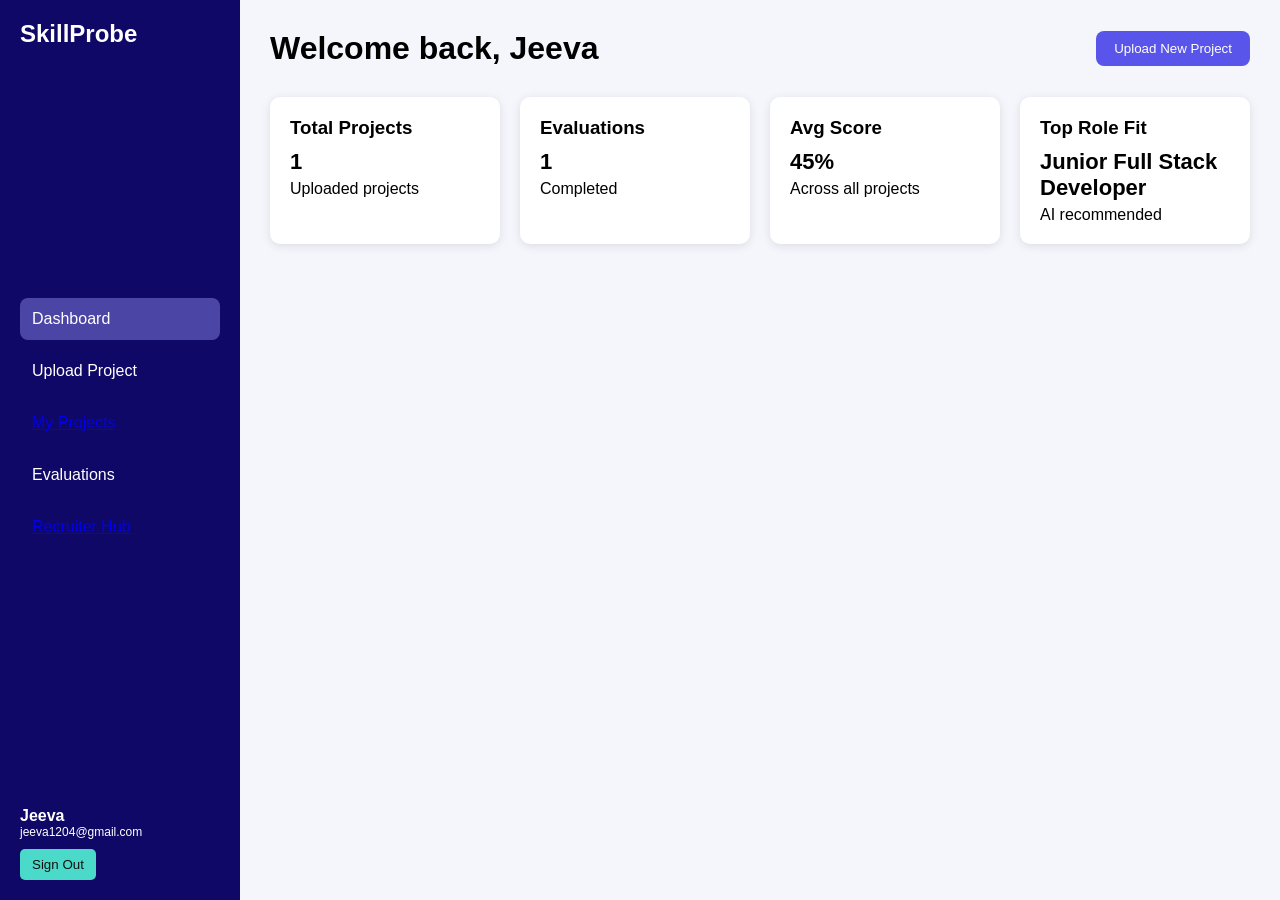
<file: index.html>
<!DOCTYPE html>
<html lang="en">
<head>
<meta charset="UTF-8">
<meta name="viewport" content="width=device-width, initial-scale=1.0">
<title>SkillProbe Dashboard</title>
<link rel="stylesheet" href="style.css">
</head>

<body>

<div class="container">

    <div class="sidebar">
        <h2 class="logo">SkillProbe</h2>

        <ul class="menu">
            <li class="active">Dashboard</li>
            <li>Upload Project</li>
            <li><a href="ind.html">My Projects</a></li>
            <li>Evaluations</li>
            <li><a href="hi.html">Recruiter Hub</a></li>
        </ul>

        <div class="profile">
            <p class="name">Jeeva</p>
            <p class="email">jeeva1204@gmail.com</p>
            <button class="logout">Sign Out</button>
        </div>
    </div>

    <div class="main">

        <div class="header">
            <h1>Welcome back, Jeeva</h1>
            <button class="upload">Upload New Project</button>
        </div>

        <div class="cards">

            <div class="card">
                <h3>Total Projects</h3>
                <p class="number">1</p>
                <span>Uploaded projects</span>
            </div>

            <div class="card">
                <h3>Evaluations</h3>
                <p class="number">1</p>
                <span>Completed</span>
            </div>

            <div class="card">
                <h3>Avg Score</h3>
                <p class="number">45%</p>
                <span>Across all projects</span>
            </div>

            <div class="card">
                <h3>Top Role Fit</h3>
                <p class="number">Junior Full Stack Developer</p>
                <span>AI recommended</span>
            </div>

        </div>

    </div>

</div>

</body>
</html>
</file>
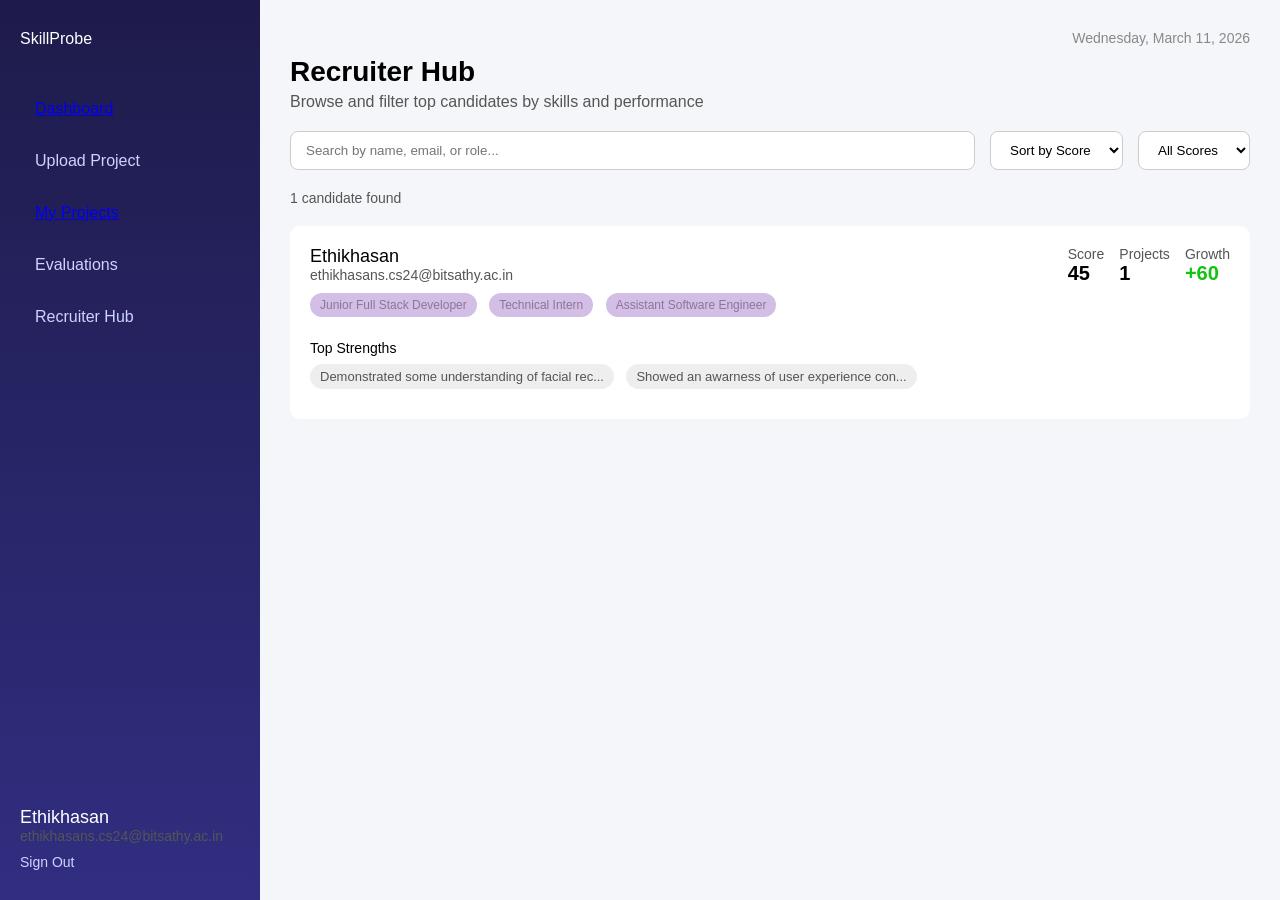
<file: hi.html>
<!DOCTYPE html>
<html lang="en">
<head>
    <meta charset="UTF-8">
    <meta name="viewport" content="width=device-width, initial-scale=1.0">
    <title>Document</title>
    <style>
        *{
            margin: 0;
            padding: 0;
            box-sizing: border-box;
            font-family: "Segoe UI", sans-serif;
        }
        body{
            display: flex;
            background: #f5f6fa;
            height: 100vh;
        }
        .sidebar{
            width:260px;
            background:linear-gradient(#1e1b4b,#312e81);
            color:white;
            padding:30px 20px;
            display: flex;
            flex-direction: column;
        }
        .logo{
            display:flex;
            align-items:center;
            gap:12px;
            margin-bottom:40px;
        }
        .logo-icon{
            font-size:26px;
        }
        .logo-title{
            font-size:22px;
            font-weight:600;
        }
        .logo-sub{
            font-size:12px;
            color:#b5b6ff;
        }
        .menu{
            list-style:none;
        }
        .menu li{
            padding:12px 15px;
            border-radius:10px;
            margin-bottom:10px;
            cursor:pointer;
            font-size:16px;
            color:#cfd3ff;
            transition:0.2s;
        }
        .menu li:hover{
            background:rgba(255,255,255,0.1);
        }
        .menu li.active{
            background:rgba(255,255,255,0.2);
            color:white;
        }
        .active{
            background: #3b3790;
            color: white;
        }
        .sidebar-bottom{
            margin-top: auto;
        }
        .name{
            font-size: 16px;
            font-weight: 500;
        } 
        .email{
            font-size: 14px;
            color: #cfd3ff;
            margin-bottom: 15px;
        }
        .signout{
            font-size: 14px;
            color: #cfd3ff;
            cursor: pointer;
        }
        .main{
            flex: 1;
            padding: 30px;
        }
        .date{
            font-size: 14px;
            color: #888;
            text-align: right;
        }
        .header-title{
            font-size: 28px;
            font-weight: 600;
            margin-top: 10px;
        }
        .header-sub{
            font-size: 16px;
            color: #555;
            margin-top: 5px;
        }
        .search-section{
            margin-top: 20px;
            display: flex;
            gap: 15px;
        }
        .search{
            flex: 1;
            padding: 10px 15px;
            border: 1px solid #ccc;
            border-radius: 8px;
        }
        .select{
            padding: 10px 15px;
            border: 1px solid #ccc;
            border-radius: 8px;
            background: white;
        }
        .result-count{
            margin-top: 20px;
            font-size: 14px;
            color: #555;
        }
        .card{
            margin-top: 20px;
            background: white;
            border-radius: 10px;
            padding: 20px;
            display: flex;
            gap: 30px;
        }
        .left{
            flex: 1;
        }
        .name{
            font-size: 18px;
            font-weight: 500;
        }
        .email{
            font-size: 14px;
            color: #555;
            margin-bottom: 10px;
        }
        .roles span{
            display: inline-block;
            background: #d3bee5;
            color: #8d759b;
            padding: 5px 10px;
            border-radius: 20px;
            font-size: 12px;
            margin-right: 8px;
            margin-bottom: 8px;
        }
        .strengths-title{
            font-size: 14px;
            font-weight: 500;
            margin-top: 15px;
            margin-bottom: 8px;
        }
        .strength-box{
            display: inline-block;
            background: #eee;
            color: #555;
            padding: 5px 10px;
            border-radius: 15px;
            font-size: 13px;
            margin-right: 8px;
            margin-bottom: 10px;
        }
        .stats{
            display: flex;
            flex-direction: row;
            gap: 15px;
        }
        .stat-title{
            font-size: 14px;
            color: #555;
        }
        .stat-value{
            font-size: 20px;
            font-weight: 600;
        }
        .growth{
            color: rgb(19, 195, 19);
        }
    </style>
</head>
<body>
    <div class="sidebar">
        <div class="logo">SkillProbe</div>
        <ul class="menu">
            <li><a href="index.html">Dashboard</a></li>
            <li>Upload Project</li>
            <li><a href="ind.html">My Projects</a></li>
            <li>Evaluations</li>
            <li>Recruiter Hub</li>
        </ul>
        <div class="sidebar-bottom">
            <div class="name">Ethikhasan</div>
            <div class="email">ethikhasans.cs24@bitsathy.ac.in</div>
            <div class="signout">Sign Out</div>
        </div>
    </div>
    <div class="main">
        <div class="date">Wednesday, March 11, 2026</div>
        <div class="header-title">Recruiter Hub</div>
        <div class="header-sub">Browse and filter top candidates by skills and performance</div>
        <div class="search-section">
            <input class="search" placeholder="Search by name, email, or role...">
            <select class="select">
                <option>Sort by Score</option>
            </select>
            <select class="select">
                <option>All Scores</option>
            </select>
        </div>
        <div class="result-count">1 candidate found</div>
        <div class="card">
            <div class="left">
                <div>
                    <div class="name">Ethikhasan</div>
                    <div class="email">ethikhasans.cs24@bitsathy.ac.in</div>
                    <div class="roles">
                        <span>Junior Full Stack Developer</span>
                        <span>Technical Intern</span>
                        <span>Assistant Software Engineer</span>
                    </div>
                    <div class="strengths">
                        <div class="strengths-title">Top Strengths</div>
                        <span class="strength-box">Demonstrated some understanding of facial rec...</span>
                        <span class="strength-box">Showed an awarness of user experience con...</span>    
                    </div>
                </div>
            </div>
            <div class="stats">
                <div>
                    <div class="stat-title">Score</div>
                    <div class="stat-value">45</div>
                </div>
                <div>
                    <div class="stat-title">Projects</div>
                    <div class="stat-value">1</div>
                </div>
                <div>
                    <div class="stat-title">Growth</div>
                    <div class="stat-value growth">+60</div>
                </div>
            </div>
        </div>
    </div>
</body>
</html>
</file>
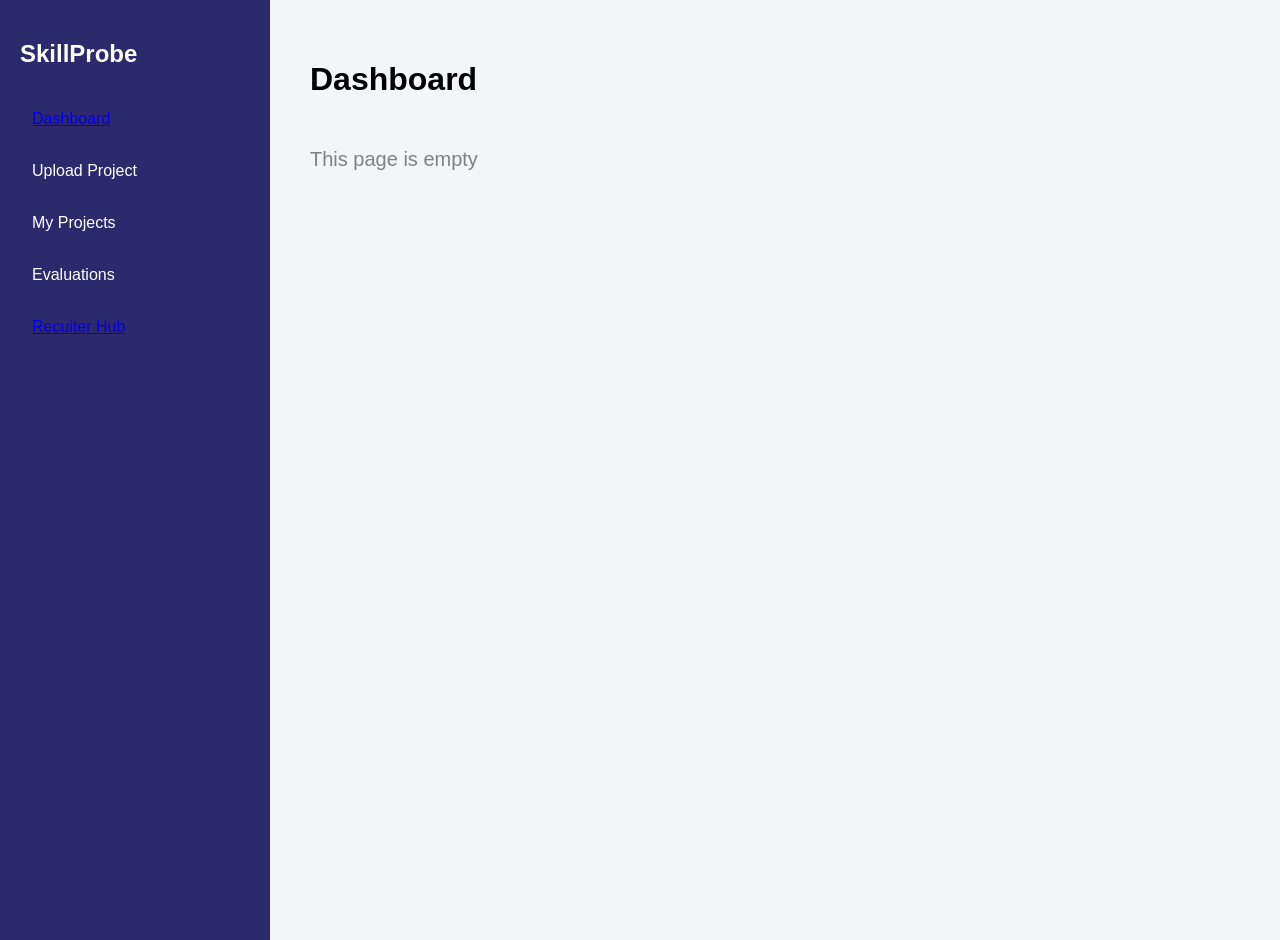
<file: ind.html>
<!DOCTYPE html>
<html lang="en">
<head>
<meta charset="UTF-8">
<title>SkillProbe</title>

<style>

body{
margin:0;
font-family:Arial, sans-serif;
background:#f4f5f7;
}

.container{
display:flex;
}

.sidebar{
width:230px;
height:100vh;
background:#2c2a6c;
color:white;
padding:20px;
}

.logo{
margin-bottom:30px;
}

.menu{
list-style:none;
padding:0;
}

.menu li{
padding:12px;
margin-bottom:10px;
cursor:pointer;
border-radius:6px;
}

.menu li:hover{
background:#4c4aa3;
}

.main{
flex:1;
padding:40px;
}

.page{
display:none;
}

.page.active{
display:block;
}


.box{
background:white;
padding:25px;
border-radius:10px;
margin-top:20px;
}

.chart-box{
height:200px;
border:1px solid #ddd;
border-radius:8px;
display:flex;
align-items:center;
justify-content:center;
flex-direction:column;
margin-top:20px;
}

.card{
margin-top:25px;
background:white;
padding:25px;
border-radius:10px;
display:flex;
justify-content:space-between;
}

.tags span{
background:#e6e8ff;
padding:6px 10px;
border-radius:6px;
margin-right:5px;
font-size:12px;
}

.score{
text-align:center;
}

.growth{
color:green;
font-weight:bold;
}

.empty{
color:gray;
font-size:20px;
margin-top:50px;
}

</style>
</head>

<body>

<div class="container">


<div class="sidebar">

<h2 class="logo">SkillProbe</h2>

<ul class="menu">
<li><a href="index.html">Dashboard</a></li>
<li onclick="showPage('upload')">Upload Project</li>
<li onclick="showPage('projects')">My Projects</li>
<li onclick="showPage('evaluations')">Evaluations</li>
<li><a href="hi.html">Recuiter Hub</a></li>
</ul>

</div>


<div class="main">

<div id="dashboard" class="page active">
<h1>Dashboard</h1>
<p class="empty">This page is empty</p>
</div>

<div id="upload" class="page">
<h1>Upload Project</h1>
<p class="empty">This page is empty</p>
</div>

<div id="projects" class="page">
<h1>My Projects</h1>
<p class="empty">This page is empty</p>
</div>

<div id="evaluations" class="page">

<h1>Evaluations</h1>
<p>Track your skill growth across all projects</p>

<div class="box">

<h3>Growth Over Time</h3>

<div class="chart-box">
<p>Project 1</p>
<span>score : 45</span>
</div>

</div>

<div class="card">

<div>
<h3>AI Project Skill Evaluator</h3>
<p>Mar 9, 2026</p>

<div class="tags">
<span>Junior Full Stack Developer</span>
<span>Technical Intern</span>
<span>Assistant Software Engineer</span>
</div>

</div>

<div class="score">
<h2>45</h2>
<p>Score</p>
<p class="growth">+60 Growth</p>
</div>

</div>

</div>


<div id="recruiter" class="page">
<h1>Recruiter Hub</h1>
<p class="empty">This page is empty</p>
</div>


</div>
</div>


<script>

function showPage(pageId){

let pages=document.querySelectorAll(".page");

pages.forEach(function(page){
page.classList.remove("active");
});

document.getElementById(pageId).classList.add("active");

}

</script>

</body>
</html>
</file>
<file: style.css>
*{
margin:0;
padding:0;
box-sizing:border-box;
font-family:Arial;
}

.container{
display:flex;
height:100vh;
}


.sidebar{
width:240px;
background:#0f0867;
color:white;
padding:20px;
display:flex;
flex-direction:column;
justify-content:space-between;
}

.logo{
margin-bottom:30px;
}

.menu{
list-style:none;
}

.menu li{
padding:12px;
margin:10px 0;
border-radius:8px;
cursor:pointer;
}

.menu li:hover,
.menu .active{
background:#4b46a5;
}

.profile{
margin-top:40px;
}

.name{
font-weight:bold;
}

.email{
font-size:12px;
margin-bottom:10px;
}

.logout{
padding:8px 12px;
border:none;
background:#4bdac9;
color:rgb(16, 16, 16);
border-radius:5px;
cursor:pointer;
}


.main{
flex:1;
background:#f4f6fb;
padding:30px;
}

.header{
display:flex;
justify-content:space-between;
align-items:center;
margin-bottom:30px;
}

.upload{
background:#5a55ea;
color:white;
border:none;
padding:10px 18px;
border-radius:8px;
cursor:pointer;
}



.cards{
display:grid;
grid-template-columns:repeat(4,1fr);
gap:20px;
}

.card{
background:white;
padding:20px;
border-radius:10px;
box-shadow:0 2px 10px rgba(0,0,0,0.1);
}

.card h3{
margin-bottom:10px;
}

.number{
font-size:22px;
font-weight:bold;
margin-bottom:5px;
}
</file>
